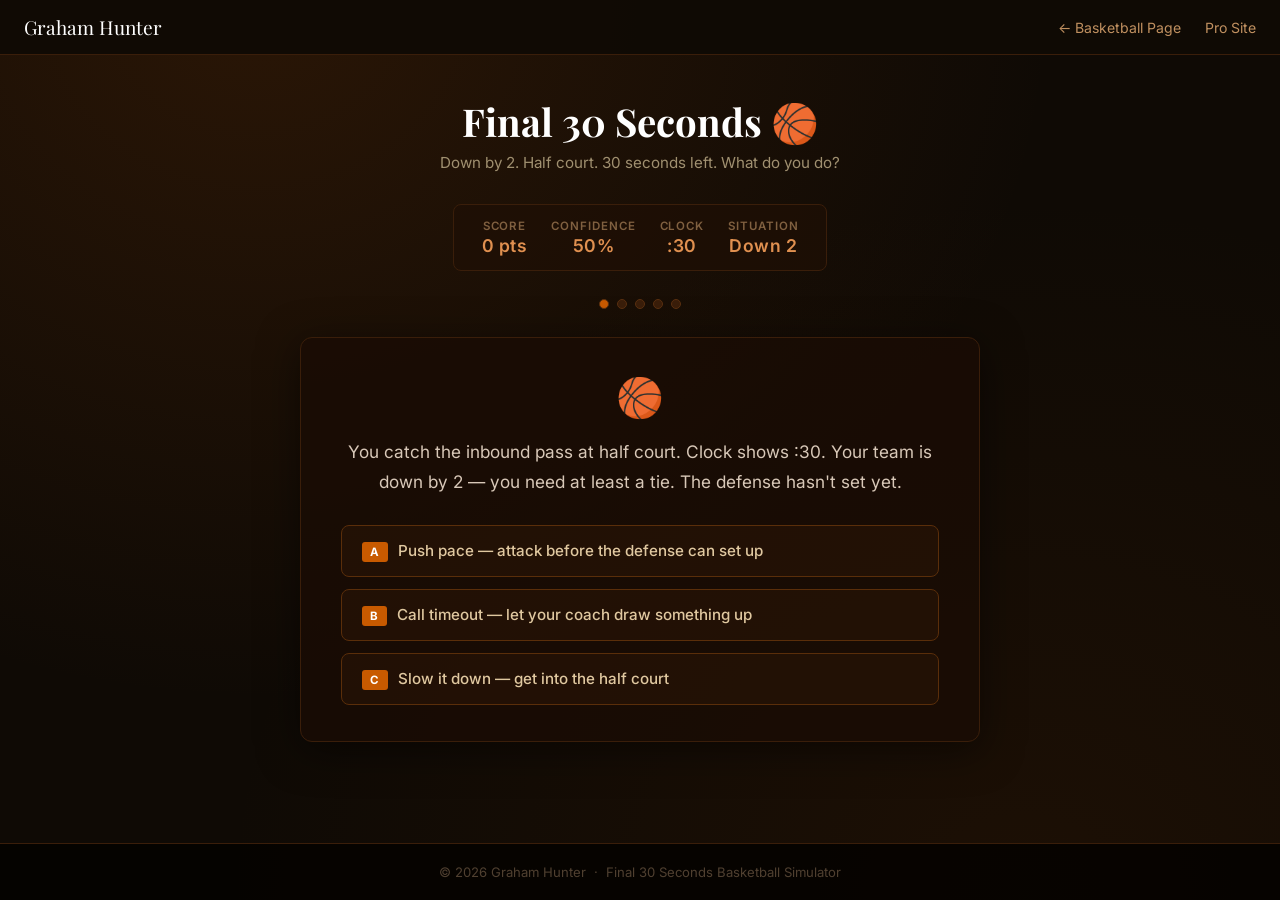
<file: app.html>
<!DOCTYPE html>
<html lang="en">
<head>
  <meta charset="UTF-8" />
  <meta name="viewport" content="width=device-width, initial-scale=1.0" />
  <title>Final 30 Seconds 🏀 — Basketball Simulator</title>
  <link rel="preconnect" href="https://fonts.googleapis.com" />
  <link rel="preconnect" href="https://fonts.gstatic.com" crossorigin />
  <link href="https://fonts.googleapis.com/css2?family=Inter:wght@400;500;600;700&family=Playfair+Display:wght@700&display=swap" rel="stylesheet" />
  <style>
    /* ===== RESET & BASE ===== */
    *, *::before, *::after { box-sizing: border-box; margin: 0; padding: 0; }

    body {
      font-family: 'Inter', sans-serif;
      background-color: #0f0a05;
      background-image:
        radial-gradient(ellipse at 20% 0%, rgba(150, 70, 10, 0.20) 0%, transparent 55%),
        radial-gradient(ellipse at 80% 100%, rgba(100, 45, 5, 0.16) 0%, transparent 55%);
      color: #e0d0c0;
      min-height: 100vh;
      display: flex;
      flex-direction: column;
    }

    /* ===== HEADER ===== */
    header {
      background-color: rgba(15, 10, 5, 0.95);
      border-bottom: 1px solid #3a1e0a;
      padding: 14px 24px;
      display: flex;
      align-items: center;
      justify-content: space-between;
    }
    header .logo {
      font-family: 'Playfair Display', serif;
      font-size: 1.2rem;
      color: #ffffff;
      text-decoration: none;
    }
    header nav a {
      color: #c09060;
      text-decoration: none;
      font-size: 0.88rem;
      margin-left: 20px;
      transition: color 0.2s;
    }
    header nav a:hover { color: #ffffff; }

    /* ===== MAIN GAME AREA ===== */
    main {
      flex: 1;
      display: flex;
      flex-direction: column;
      align-items: center;
      justify-content: flex-start;
      padding: 40px 20px 60px;
    }

    h1 {
      font-family: 'Playfair Display', serif;
      font-size: 2.4rem;
      color: #ffffff;
      text-align: center;
      margin-bottom: 6px;
    }
    .subtitle {
      font-size: 0.95rem;
      color: #a09070;
      text-align: center;
      margin-bottom: 32px;
    }

    /* ===== STATUS BAR ===== */
    #status-bar {
      display: flex;
      gap: 24px;
      background: rgba(30, 15, 5, 0.7);
      border: 1px solid #3a1e0a;
      border-radius: 8px;
      padding: 14px 28px;
      margin-bottom: 28px;
      font-size: 0.88rem;
      font-weight: 600;
      letter-spacing: 0.04em;
      flex-wrap: wrap;
      justify-content: center;
    }
    .stat { display: flex; flex-direction: column; align-items: center; gap: 2px; }
    .stat-label { font-size: 0.72rem; color: #806040; text-transform: uppercase; letter-spacing: 0.08em; }
    .stat-value { font-size: 1.1rem; color: #e09050; }

    /* ===== PROGRESS TRACK ===== */
    #progress-track {
      display: flex;
      gap: 8px;
      margin-bottom: 28px;
    }
    .progress-dot {
      width: 10px;
      height: 10px;
      border-radius: 50%;
      background-color: #3a1e0a;
      border: 1px solid #5a3010;
      transition: background-color 0.3s;
    }
    .progress-dot.active { background-color: #c85a00; }
    .progress-dot.done { background-color: #604030; }

    /* ===== SCENE CARD ===== */
    #scene-card {
      background: rgba(25, 12, 4, 0.8);
      border: 1px solid #3a1e0a;
      border-radius: 12px;
      padding: 36px 40px;
      max-width: 680px;
      width: 100%;
      margin-bottom: 24px;
      box-shadow: 0 8px 40px rgba(0, 0, 0, 0.5);
    }

    #scene-icon {
      font-size: 2.4rem;
      text-align: center;
      margin-bottom: 16px;
    }

    #scene-text {
      font-size: 1.08rem;
      line-height: 1.75;
      color: #d8c8b8;
      text-align: center;
      margin-bottom: 28px;
    }

    /* ===== CHOICES ===== */
    #choices {
      display: flex;
      flex-direction: column;
      gap: 12px;
    }

    .choice-btn {
      background: rgba(40, 20, 5, 0.6);
      border: 1px solid #5a2e0a;
      border-radius: 8px;
      color: #e0c8a0;
      font-size: 0.95rem;
      font-family: 'Inter', sans-serif;
      font-weight: 500;
      padding: 14px 20px;
      text-align: left;
      cursor: pointer;
      transition: all 0.2s;
      line-height: 1.4;
    }
    .choice-btn:hover {
      background: rgba(200, 90, 0, 0.15);
      border-color: #c85a00;
      color: #ffffff;
    }
    .choice-btn .choice-label {
      display: inline-block;
      background: #c85a00;
      color: #fff;
      font-size: 0.72rem;
      font-weight: 700;
      letter-spacing: 0.06em;
      padding: 2px 8px;
      border-radius: 3px;
      margin-right: 10px;
      vertical-align: middle;
    }

    /* ===== OUTCOME BOX ===== */
    #outcome-box {
      display: none;
      background: rgba(25, 12, 4, 0.8);
      border: 1px solid #3a1e0a;
      border-radius: 12px;
      padding: 36px 40px;
      max-width: 680px;
      width: 100%;
      text-align: center;
      box-shadow: 0 8px 40px rgba(0, 0, 0, 0.5);
    }
    #outcome-box.win { border-color: #4a8a20; }
    #outcome-box.loss { border-color: #8a2020; }

    #outcome-icon { font-size: 3rem; margin-bottom: 14px; }
    #outcome-title {
      font-family: 'Playfair Display', serif;
      font-size: 1.8rem;
      margin-bottom: 12px;
    }
    #outcome-box.win #outcome-title { color: #80c840; }
    #outcome-box.loss #outcome-title { color: #c84040; }
    #outcome-desc { font-size: 1rem; color: #b0a090; line-height: 1.6; margin-bottom: 24px; }

    #final-score {
      font-size: 0.88rem;
      color: #806040;
      margin-bottom: 24px;
    }
    #final-score span { color: #e09050; font-weight: 700; }

    #restart-btn {
      background-color: #c85a00;
      color: #ffffff;
      border: none;
      border-radius: 6px;
      padding: 12px 32px;
      font-size: 0.95rem;
      font-weight: 600;
      font-family: 'Inter', sans-serif;
      cursor: pointer;
      transition: background-color 0.2s;
    }
    #restart-btn:hover { background-color: #9a3a00; }

    /* ===== FOOTER ===== */
    footer {
      background-color: rgba(5, 3, 1, 0.9);
      border-top: 1px solid #3a1e0a;
      text-align: center;
      padding: 20px 16px;
      font-size: 0.82rem;
      color: #504030;
    }
  </style>
</head>
<body>

<!-- ===== HEADER ===== -->
<header>
  <a href="index.html" class="logo">Graham Hunter</a>
  <nav>
    <a href="scratch.html">← Basketball Page</a>
    <a href="index.html">Pro Site</a>
  </nav>
</header>

<!-- ===== MAIN ===== -->
<main>
  <h1>Final 30 Seconds 🏀</h1>
  <p class="subtitle">Down by 2. Half court. 30 seconds left. What do you do?</p>

  <!-- Status bar -->
  <div id="status-bar">
    <div class="stat"><span class="stat-label">Score</span><span class="stat-value" id="stat-score">0 pts</span></div>
    <div class="stat"><span class="stat-label">Confidence</span><span class="stat-value" id="stat-conf">50%</span></div>
    <div class="stat"><span class="stat-label">Clock</span><span class="stat-value" id="stat-clock">:30</span></div>
    <div class="stat"><span class="stat-label">Situation</span><span class="stat-value" id="stat-diff">Down 2</span></div>
  </div>

  <!-- Progress dots -->
  <div id="progress-track">
    <div class="progress-dot" id="dot-0"></div>
    <div class="progress-dot" id="dot-1"></div>
    <div class="progress-dot" id="dot-2"></div>
    <div class="progress-dot" id="dot-3"></div>
    <div class="progress-dot" id="dot-4"></div>
  </div>

  <!-- Scene card -->
  <div id="scene-card">
    <div id="scene-icon"></div>
    <p id="scene-text"></p>
    <div id="choices"></div>
  </div>

  <!-- Outcome box -->
  <div id="outcome-box">
    <div id="outcome-icon"></div>
    <div id="outcome-title"></div>
    <p id="outcome-desc"></p>
    <p id="final-score"></p>
    <button id="restart-btn" onclick="startGame()">Play Again</button>
  </div>
</main>

<!-- ===== FOOTER ===== -->
<footer>
  &copy; 2026 Graham Hunter &nbsp;·&nbsp; Final 30 Seconds Basketball Simulator
</footer>

<!-- ===== GAME LOGIC ===== -->
<script>
  /* ── Scene graph ── */
  const SCENES = {
    start: {
      icon: '🏀',
      text: "You catch the inbound pass at half court. Clock shows :30. Your team is down by 2 — you need at least a tie. The defense hasn't set yet.",
      choices: [
        { label: 'A', text: 'Push pace — attack before the defense can set up', next: 'push_pace', clock: 22, conf: +10 },
        { label: 'B', text: 'Call timeout — let your coach draw something up', next: 'timeout', clock: 20, conf: +5 },
        { label: 'C', text: 'Slow it down — get into the half court', next: 'halfcourt', clock: 18, conf: 0 },
      ]
    },

    push_pace: {
      icon: '⚡',
      text: "You're flying down the court. Two defenders scramble back. You hit the paint and see your options open up fast.",
      choices: [
        { label: 'A', text: 'Finish at the rim — draw contact, get to the line', next: 'finish_rim', clock: 16, conf: +15, score: +2 },
        { label: 'B', text: 'Kick out to the open corner shooter', next: 'kick_corner', clock: 14, conf: +5 },
        { label: 'C', text: 'Pull up for the mid-range off the glass', next: 'midrange_fast', clock: 15, conf: +5, score: +2 },
      ]
    },

    timeout: {
      icon: '📋',
      text: "Coach draws up a clean play in the huddle. The gym is loud. You walk back on the court calm — you know exactly what's coming.",
      choices: [
        { label: 'A', text: 'Run the pick-and-roll with your big man', next: 'pick_roll', clock: 14, conf: +10 },
        { label: 'B', text: 'Iso your best scorer on the wing', next: 'iso', clock: 14, conf: +5 },
        { label: 'C', text: 'Back-door cut for the easy layup', next: 'backdoor', clock: 14, conf: +15 },
      ]
    },

    halfcourt: {
      icon: '🧠',
      text: "You work the ball around the perimeter. :15 on the clock. Defense is locked in. You need to create something.",
      choices: [
        { label: 'A', text: 'Drive left — your stronger hand', next: 'drive_left', clock: 10, conf: +5 },
        { label: 'B', text: 'Step back three — fade away from the defender', next: 'stepback_three', clock: 8, conf: -5 },
        { label: 'C', text: 'Post up and work for the two', next: 'post_up', clock: 9, conf: 0 },
      ]
    },

    /* ── Terminal scenes ── */
    finish_rim: {
      icon: '🏆', terminal: true, win: true,
      title: 'And One!',
      desc: "You power through the contact, flip it off the glass, and it drops. The foul is called. You step to the line with :08 left, drain the free throw, and your team escapes with the win.",
      bonus: 1
    },
    kick_corner: {
      icon: '🏆', terminal: true, win: true,
      title: 'Corner Three — Good!',
      desc: "You feed the corner at exactly the right moment. Your teammate catches, sets, fires — nothing but net. A three-point swing. Game over.",
      bonus: 3
    },
    midrange_fast: {
      icon: '😬', terminal: true, win: false,
      title: 'Rim, Out.',
      desc: "The pull-up looked clean but caught the back of the rim and bounced out. They grab the board and run out the clock. Good effort, tough result.",
      bonus: 0
    },
    pick_roll: {
      icon: '🏆', terminal: true, win: true,
      title: 'Perfect Execution',
      desc: "The pick-and-roll unfolds exactly as drawn up. Your big slips the screen, catches the lob, and hammers it home. Tie game — and your team gets the stop in overtime.",
      bonus: 2
    },
    iso: {
      icon: '😬', terminal: true, win: false,
      title: 'Contested, Blocked',
      desc: "Your scorer goes one-on-one, gets a little greedy with the dribble, and the defender times the block perfectly. It's not your night.",
      bonus: 0
    },
    backdoor: {
      icon: '🏆', terminal: true, win: true,
      title: 'Backdoor Bucket!',
      desc: "The cutter reads the defense perfectly, slips behind the help, and catches the pass in stride for an easy layup. Textbook basketball.",
      bonus: 2
    },
    drive_left: {
      icon: '🏆', terminal: true, win: true,
      title: 'Tough Finish',
      desc: "You attack left, absorb the contact, and scoop it over the rim with your off hand. It rattles around and drops. The gym erupts.",
      bonus: 2
    },
    stepback_three: {
      icon: '😬', terminal: true, win: false,
      title: 'Airball',
      desc: "You take a step back on a tough three with a hand in your face. It sails wide left. You'll get them next time.",
      bonus: 0
    },
    post_up: {
      icon: '🏆', terminal: true, win: true,
      title: 'Drop Step, Two',
      desc: "You back your defender down, feel a gap on the left block, spin into a drop step, and lay it up off the glass. Tie game. Your defense holds in OT.",
      bonus: 2
    },
  };

  /* ── State ── */
  let step = 0;
  let score = 0;
  let confidence = 50;
  let clock = 30;

  /* ── DOM refs ── */
  const sceneIcon   = document.getElementById('scene-icon');
  const sceneText   = document.getElementById('scene-text');
  const choicesEl   = document.getElementById('choices');
  const sceneCard   = document.getElementById('scene-card');
  const outcomeBox  = document.getElementById('outcome-box');
  const statScore   = document.getElementById('stat-score');
  const statConf    = document.getElementById('stat-conf');
  const statClock   = document.getElementById('stat-clock');
  const statDiff    = document.getElementById('stat-diff');

  function updateStatus() {
    statScore.textContent = score + ' pts';
    statConf.textContent  = Math.max(0, Math.min(100, confidence)) + '%';
    statClock.textContent = ':' + String(clock).padStart(2, '0');
  }

  function updateDots(current) {
    for (let i = 0; i < 5; i++) {
      const dot = document.getElementById('dot-' + i);
      dot.className = 'progress-dot';
      if (i < current) dot.classList.add('done');
      else if (i === current) dot.classList.add('active');
    }
  }

  function renderScene(key) {
    const scene = SCENES[key];
    if (!scene) return;

    if (scene.terminal) {
      showOutcome(scene);
      return;
    }

    sceneIcon.textContent = scene.icon;
    sceneText.textContent = scene.text;
    choicesEl.innerHTML = '';

    scene.choices.forEach(ch => {
      const btn = document.createElement('button');
      btn.className = 'choice-btn';
      btn.innerHTML = `<span class="choice-label">${ch.label}</span>${ch.text}`;
      btn.onclick = () => choose(ch);
      choicesEl.appendChild(btn);
    });

    updateDots(step);
  }

  function choose(ch) {
    if (ch.score)  score += ch.score;
    if (ch.conf)   confidence += ch.conf;
    if (ch.clock)  clock = ch.clock;
    step++;
    updateStatus();
    renderScene(ch.next);
  }

  function showOutcome(scene) {
    sceneCard.style.display = 'none';
    outcomeBox.style.display = 'block';
    outcomeBox.className = scene.win ? 'win' : 'loss';

    if (scene.bonus) score += scene.bonus;
    updateDots(5);

    document.getElementById('outcome-icon').textContent  = scene.icon;
    document.getElementById('outcome-title').textContent = scene.title;
    document.getElementById('outcome-desc').textContent  = scene.desc;
    document.getElementById('final-score').innerHTML =
      'Final score: <span>' + score + ' pts</span> &nbsp;·&nbsp; Confidence: <span>' + Math.max(0, Math.min(100, confidence)) + '%</span>';
    updateStatus();
  }

  function startGame() {
    step       = 0;
    score      = 0;
    confidence = 50;
    clock      = 30;
    updateStatus();
    updateDots(0);
    sceneCard.style.display   = 'block';
    outcomeBox.style.display  = 'none';
    outcomeBox.className      = '';
    statDiff.textContent      = 'Down 2';
    renderScene('start');
  }

  /* ── Boot ── */
  startGame();
</script>
</body>
</html>
</file>
